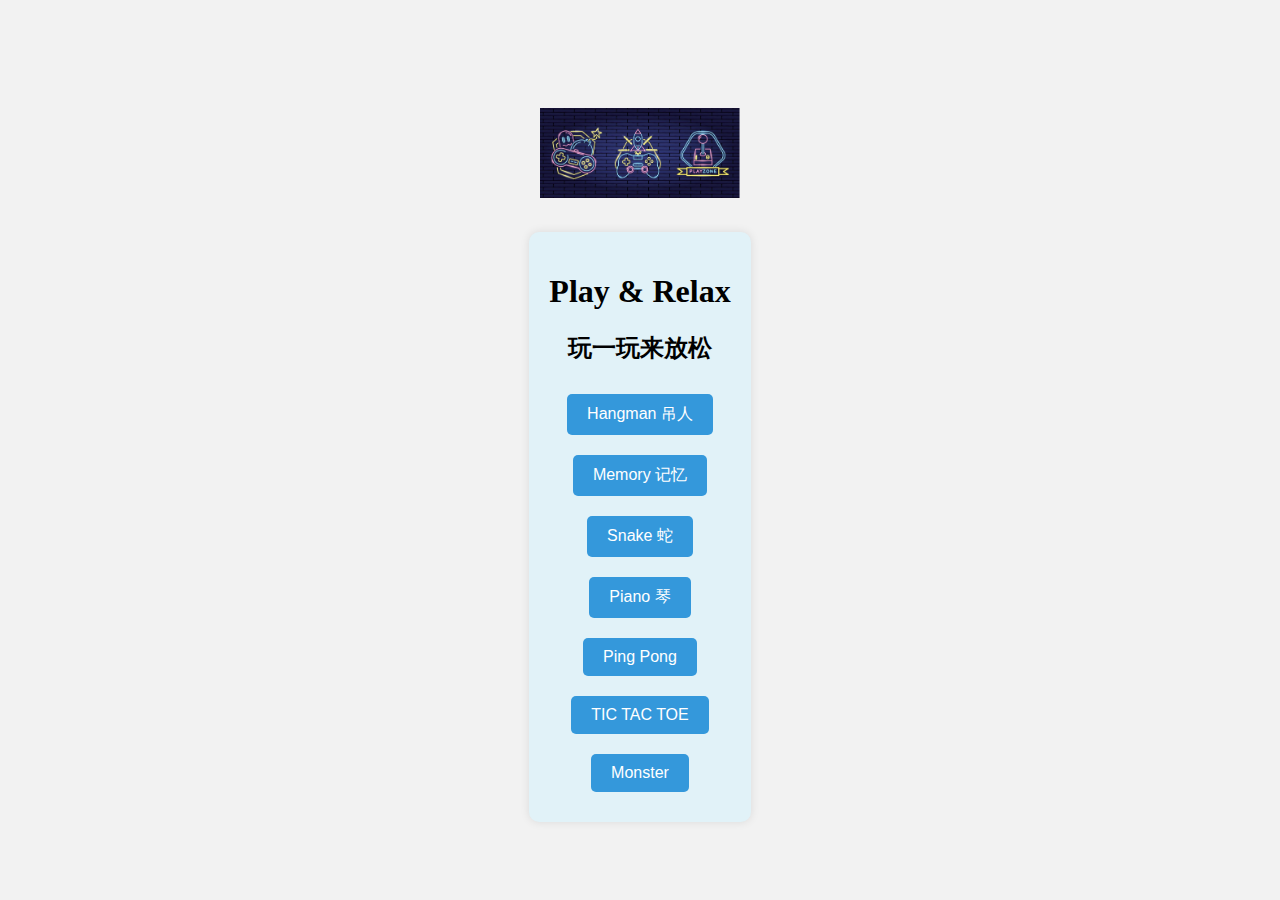
<file: index.html>
<!DOCTYPE html>
<html lang="en">

<head>
    <meta charset="UTF-8">
    <meta name="viewport" content="width=device-width, initial-scale=1.0">
    <title>Main Page</title>
    <link rel="stylesheet" href="styles.css">
</head>

<body>
    <div class="container">
        <div class="logo">
            <img src="gameConsole.PNG" alt="Logo">
        </div>
        <div class="content">
            <h1>Play & Relax</h1>
            <h2>玩一玩来放松</h2>
            <div id="main-buttons-container">
                <!-- Old button 
                <button class="button1" onclick="window.location.href='page1.html'">Hotel Guide 酒店指南</button>
                <button class="button2" onclick="window.location.href='page2.html'">Room Service 客房服务</button>
                <button class="button3" onclick="window.location.href='page3.html'">Review 评论</button>
                <button class="button4" onclick="window.location.href='page4.html'">Room Compendium 客房手册</button>
                -->
                <button class="index-button" onclick="window.location.href='page1.html'">Hangman 吊人</button>
                <button class="index-button" onclick="window.location.href='page2.html'">Memory 记忆</button>
                <button class="index-button" onclick="window.location.href='page3.html'">Snake 蛇</button>
                <button class="index-button" onclick="window.location.href='page4.html'">Piano 琴</button>
                <button class="index-button" onclick="window.location.href='page5.html'">Ping Pong</button>
                <button class="index-button" onclick="window.location.href='page6.html'">TIC TAC TOE</button>
                <button class="index-button" onclick="window.location.href='page7.html'">Monster</button>
            </div>
            
        </div>
    </div>

    <script src="script.js"></script>

</body>

</html>
</file>
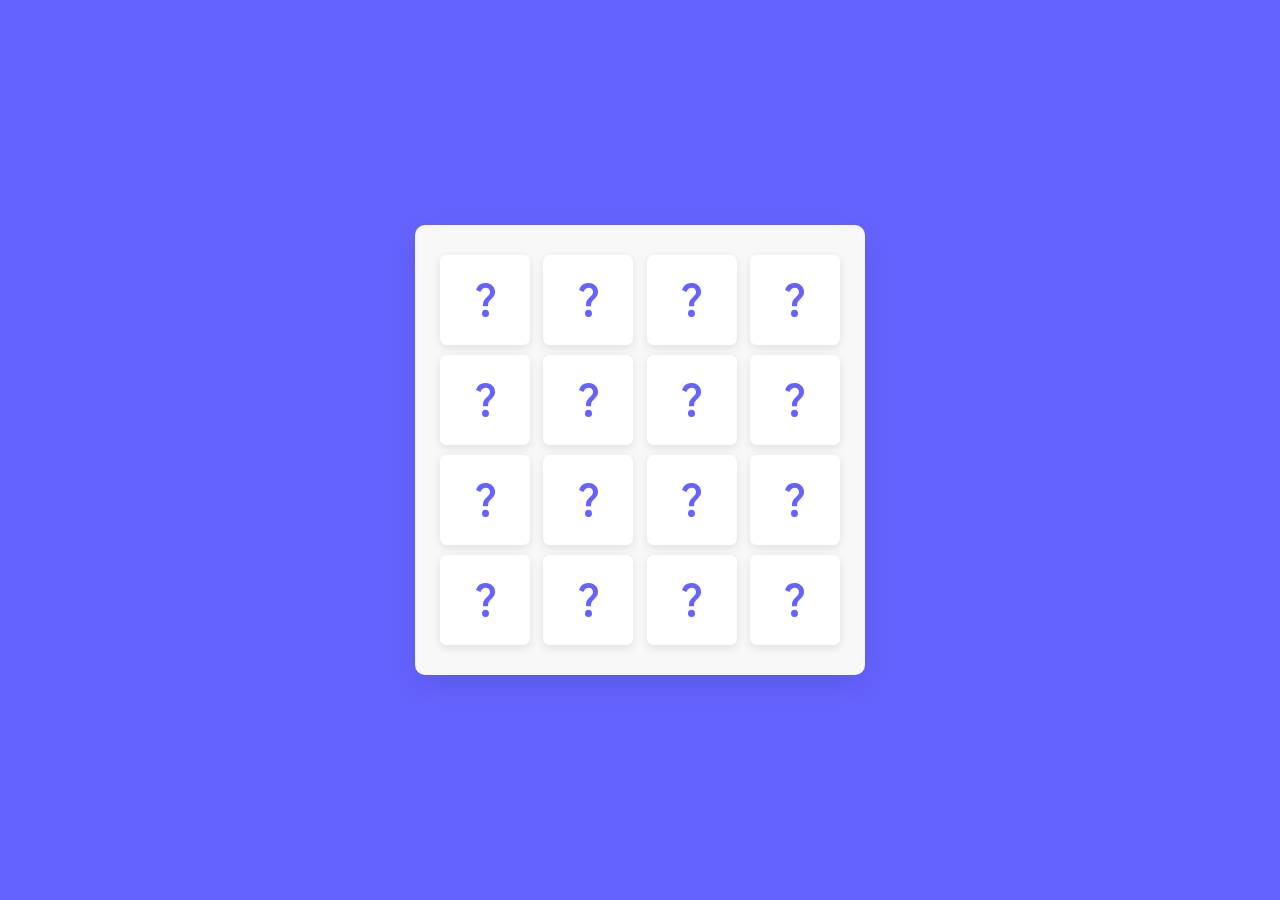
<file: page2.html>
<!DOCTYPE html>
<!-- Coding By CodingNepal - youtube.com/codingnepal -->
<html lang="en" dir="ltr">
  <head>
    <meta charset="utf-8">  
    <title>Memory Card Game in JavaScript | CodingNepal</title>
    <link rel="stylesheet" href="styles2.css">
    <meta name="viewport" content="width=device-width, initial-scale=1.0">
  </head>
  <body>
    <div class="wrapper">
      <ul class="cards">
        <li class="card">
          <div class="view front-view">
            <img src="memoryimages/que_icon.svg" alt="icon">
          </div>
          <div class="view back-view">
            <img src="memoryimages/img-1.png" alt="card-img">
          </div>
        </li>
        <li class="card">
          <div class="view front-view">
            <img src="memoryimages/que_icon.svg" alt="icon">
          </div>
          <div class="view back-view">
            <img src="memoryimages/img-6.png" alt="card-img">
          </div>
        </li>
        <li class="card">
          <div class="view front-view">
            <img src="memoryimages/que_icon.svg" alt="icon">
          </div>
          <div class="view back-view">
            <img src="memoryimages/img-3.png" alt="card-img">
          </div>
        </li>
        <li class="card">
          <div class="view front-view">
            <img src="memoryimages/que_icon.svg" alt="icon">
          </div>
          <div class="view back-view">
            <img src="memoryimages/img-2.png" alt="card-img">
          </div>
        </li>
        <li class="card">
          <div class="view front-view">
            <img src="memoryimages/que_icon.svg" alt="icon">
          </div>
          <div class="view back-view">
            <img src="memoryimages/img-1.png" alt="card-img">
          </div>
        </li>
        <li class="card">
          <div class="view front-view">
            <img src="memoryimages/que_icon.svg" alt="icon">
          </div>
          <div class="view back-view">
            <img src="memoryimages/img-5.png" alt="card-img">
          </div>
        </li>
        <li class="card">
          <div class="view front-view">
            <img src="memoryimages/que_icon.svg" alt="icon">
          </div>
          <div class="view back-view">
            <img src="memoryimages/img-2.png" alt="card-img">
          </div>
        </li>
        <li class="card">
          <div class="view front-view">
            <img src="memoryimages/que_icon.svg" alt="icon">
          </div>
          <div class="view back-view">
            <img src="memoryimages/img-6.png" alt="card-img">
          </div>
        </li>
        <li class="card">
          <div class="view front-view">
            <img src="memoryimages/que_icon.svg" alt="icon">
          </div>
          <div class="view back-view">
            <img src="memoryimages/img-3.png" alt="card-img">
          </div>
        </li>
        <li class="card">
          <div class="view front-view">
            <img src="memoryimages/que_icon.svg" alt="icon">
          </div>
          <div class="view back-view">
            <img src="memoryimages/img-4.png" alt="card-img">
          </div>
        </li>
        <li class="card">
          <div class="view front-view">
            <img src="memoryimages/que_icon.svg" alt="icon">
          </div>
          <div class="view back-view">
            <img src="memoryimages/img-5.png" alt="card-img">
          </div>
        </li>
        <li class="card">
          <div class="view front-view">
            <img src="memoryimages/que_icon.svg" alt="icon">
          </div>
          <div class="view back-view">
            <img src="memoryimages/img-4.png" alt="card-img">
          </div>
        </li>
        <li class="card">
          <div class="view front-view">
            <img src="memoryimages/que_icon.svg" alt="icon">
          </div>
          <div class="view back-view">
            <img src="memoryimages/img-4.png" alt="card-img">
          </div>
        </li>
        <li class="card">
          <div class="view front-view">
            <img src="memoryimages/que_icon.svg" alt="icon">
          </div>
          <div class="view back-view">
            <img src="memoryimages/img-4.png" alt="card-img">
          </div>
        </li>
        <li class="card">
          <div class="view front-view">
            <img src="memoryimages/que_icon.svg" alt="icon">
          </div>
          <div class="view back-view">
            <img src="memoryimages/img-4.png" alt="card-img">
          </div>
        </li>
        <li class="card">
          <div class="view front-view">
            <img src="memoryimages/que_icon.svg" alt="icon">
          </div>
          <div class="view back-view">
            <img src="memoryimages/img-4.png" alt="card-img">
          </div>
        </li>
      </ul>
    </div>

    <script src="script2.js"></script>

  </body>
</html>
</file>
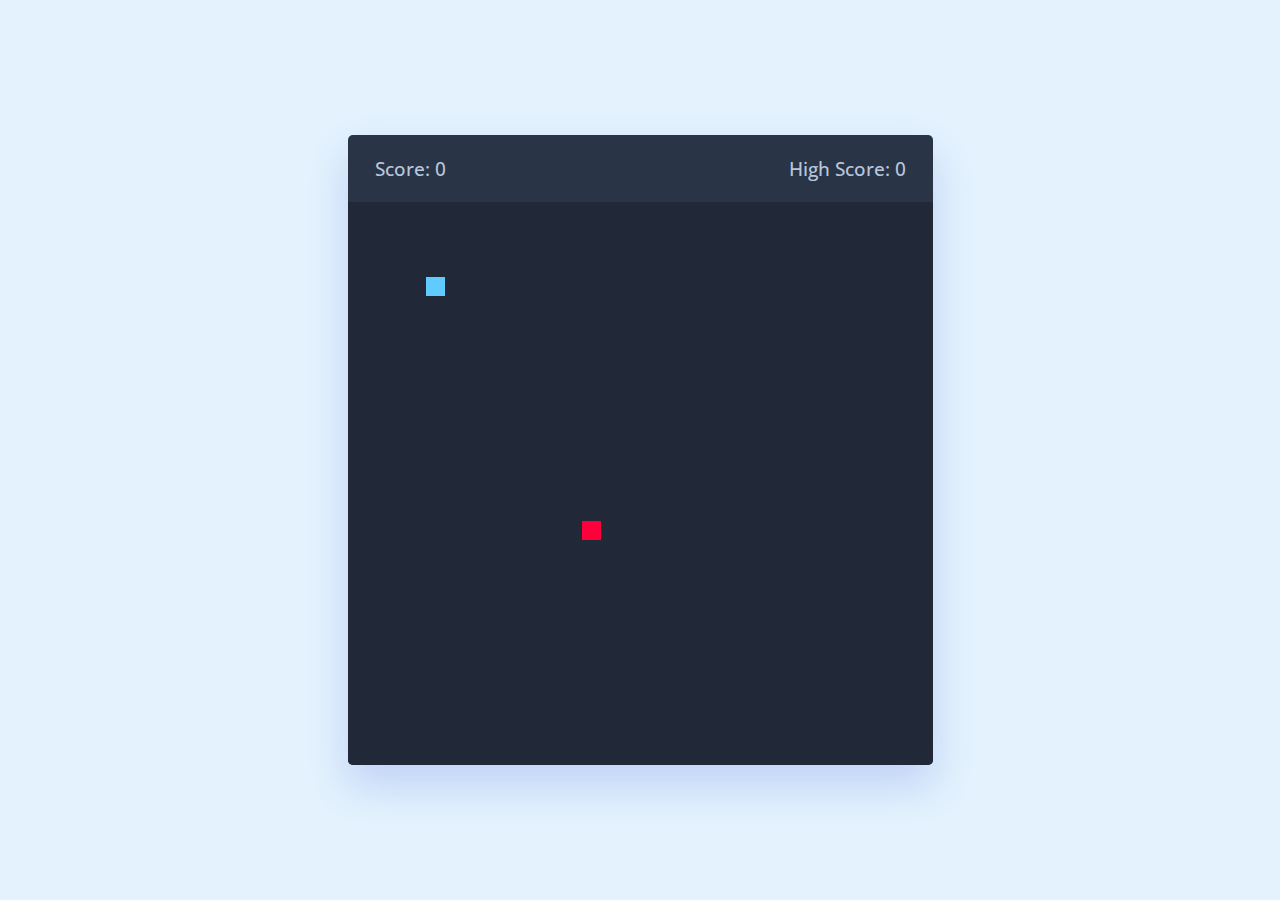
<file: page3.html>
<!DOCTYPE html>
<!-- Coding By CodingNepal - youtube.com/codingnepal -->
<html lang="en" dir="ltr">
  <head>
    <meta charset="utf-8">
    <title>Snake Game JavaScript | CodingNepal</title>
    <link rel="stylesheet" href="styles3.css">
    <meta name="viewport" content="width=device-width, initial-scale=1.0">
    <link rel="stylesheet" href="https://cdnjs.cloudflare.com/ajax/libs/font-awesome/6.3.0/css/all.min.css">
    <script src="script3.js" defer></script>
  </head>
  <body>
    <div class="wrapper">
      <div class="game-details">
        <span class="score">Score: 0</span>
        <span class="high-score">High Score: 0</span>
      </div>
      <div class="play-board"></div>
      <div class="controls">
        <i data-key="ArrowLeft" class="fa-solid fa-arrow-left-long"></i>
        <i data-key="ArrowUp" class="fa-solid fa-arrow-up-long"></i>
        <i data-key="ArrowRight" class="fa-solid fa-arrow-right-long"></i>
        <i data-key="ArrowDown" class="fa-solid fa-arrow-down-long"></i>
      </div>
    </div>

  </body>
</html>
</file>
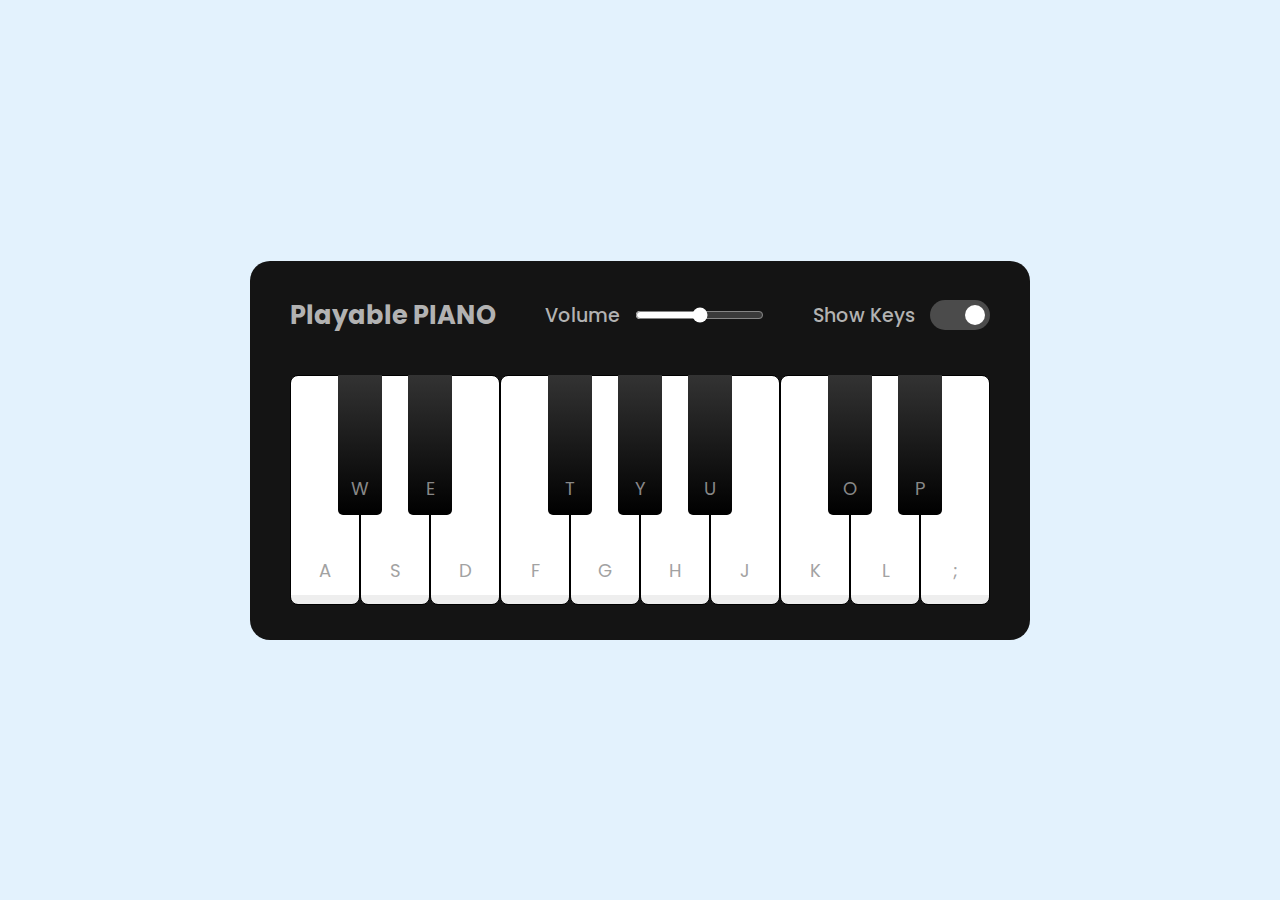
<file: page4.html>
<!DOCTYPE html>
<!-- Coding By CodingNepal - youtube.com/codingnepal -->
<html lang="en" dir="ltr">
  <head>
    <meta charset="utf-8">
    <title>Playable Piano JavaScript | CodingNepal</title>
    <link rel="stylesheet" href="styles4.css">
    <meta name="viewport" content="width=device-width, initial-scale=1.0">
    <script src="script4.js" defer></script>
  </head>
  <body>
    <div class="wrapper">
      <header>
        <h2>Playable PIANO</h2>
        <div class="column volume-slider">
          <span>Volume</span><input type="range" min="0" max="1" value="0.5" step="any">
        </div>
        <div class="column keys-checkbox">
          <span>Show Keys</span><input type="checkbox" checked>
        </div>
      </header>
      <ul class="piano-keys">
        <li class="key white" data-key="a"><span>a</span></li>
        <li class="key black" data-key="w"><span>w</span></li>
        <li class="key white" data-key="s"><span>s</span></li>
        <li class="key black" data-key="e"><span>e</span></li>
        <li class="key white" data-key="d"><span>d</span></li>
        <li class="key white" data-key="f"><span>f</span></li>
        <li class="key black" data-key="t"><span>t</span></li>
        <li class="key white" data-key="g"><span>g</span></li>
        <li class="key black" data-key="y"><span>y</span></li>
        <li class="key white" data-key="h"><span>h</span></li>
        <li class="key black" data-key="u"><span>u</span></li>
        <li class="key white" data-key="j"><span>j</span></li>
        <li class="key white" data-key="k"><span>k</span></li>
        <li class="key black" data-key="o"><span>o</span></li>
        <li class="key white" data-key="l"><span>l</span></li>
        <li class="key black" data-key="p"><span>p</span></li>
        <li class="key white" data-key=";"><span>;</span></li>
      </ul>
    </div>

  </body>
</html>
</file>
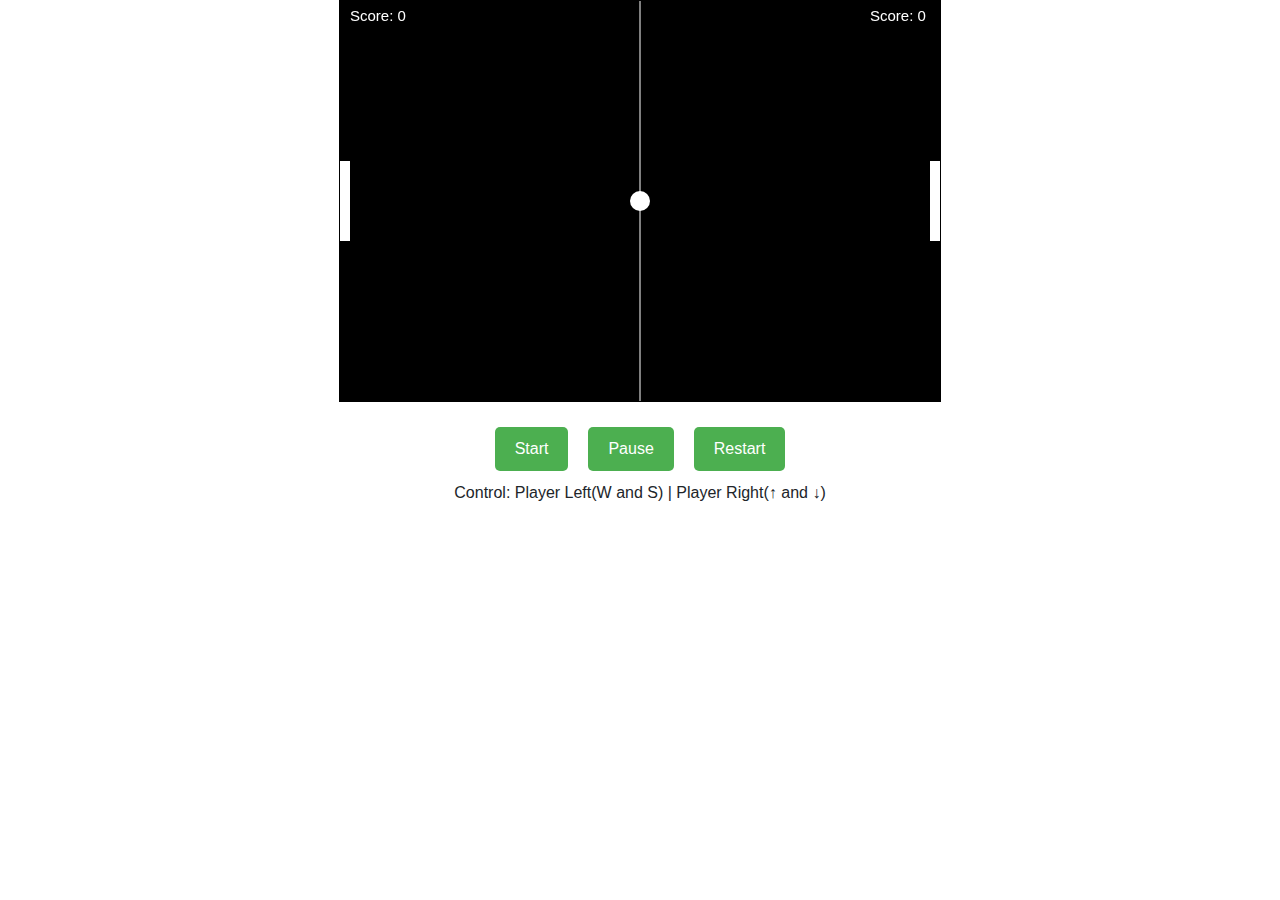
<file: page5.html>
<!DOCTYPE html>
<html>
<head>
  <title>Ping Pong Game</title>
  <!-- Add the Bootstrap CSS file -->
<link rel="stylesheet" href="https://maxcdn.bootstrapcdn.com/bootstrap/4.0.0/css/bootstrap.min.css">

<!-- Add the Bootstrap JavaScript file -->


  <link rel="stylesheet" href="styles5.css">
  <style>
    canvas {
      border: 1px solid black;
    }
  </style>
</head>
<body>
  <div class="container">
  <canvas id="canvas" width="600" height="400"></canvas>
</div>
<div class="button">
  <button id="start-btn" class="btn">Start</button>
    <button id="pause-btn" class="btn">Pause</button>
    <button id="restart-btn" class="btn">Restart</button>
  </div>
 <p class="control">Control: Player Left(W and S) | Player Right(↑ and ↓)</p>
  <!-- Add a modal element with an ID -->
<div class="modal" tabindex="-1" role="dialog" id="message-modal">
  <div class="modal-dialog" role="document">
    <div class="modal-content">
      <div class="modal-body">
        <h5 id="message"></h5>
      </div>
      <div class="modal-footer">
        <button type="button" id="message-modal-close" class="btn btn-secondary" data-dismiss="modal">Close</button>
      </div>
    </div>
  </div>
</div>

  <script src="https://code.jquery.com/jquery-3.6.0.min.js"></script>
  <script src="https://maxcdn.bootstrapcdn.com/bootstrap/4.0.0/js/bootstrap.min.js"></script>
  <script src="script5.js"></script>
</body>
</html>
</file>
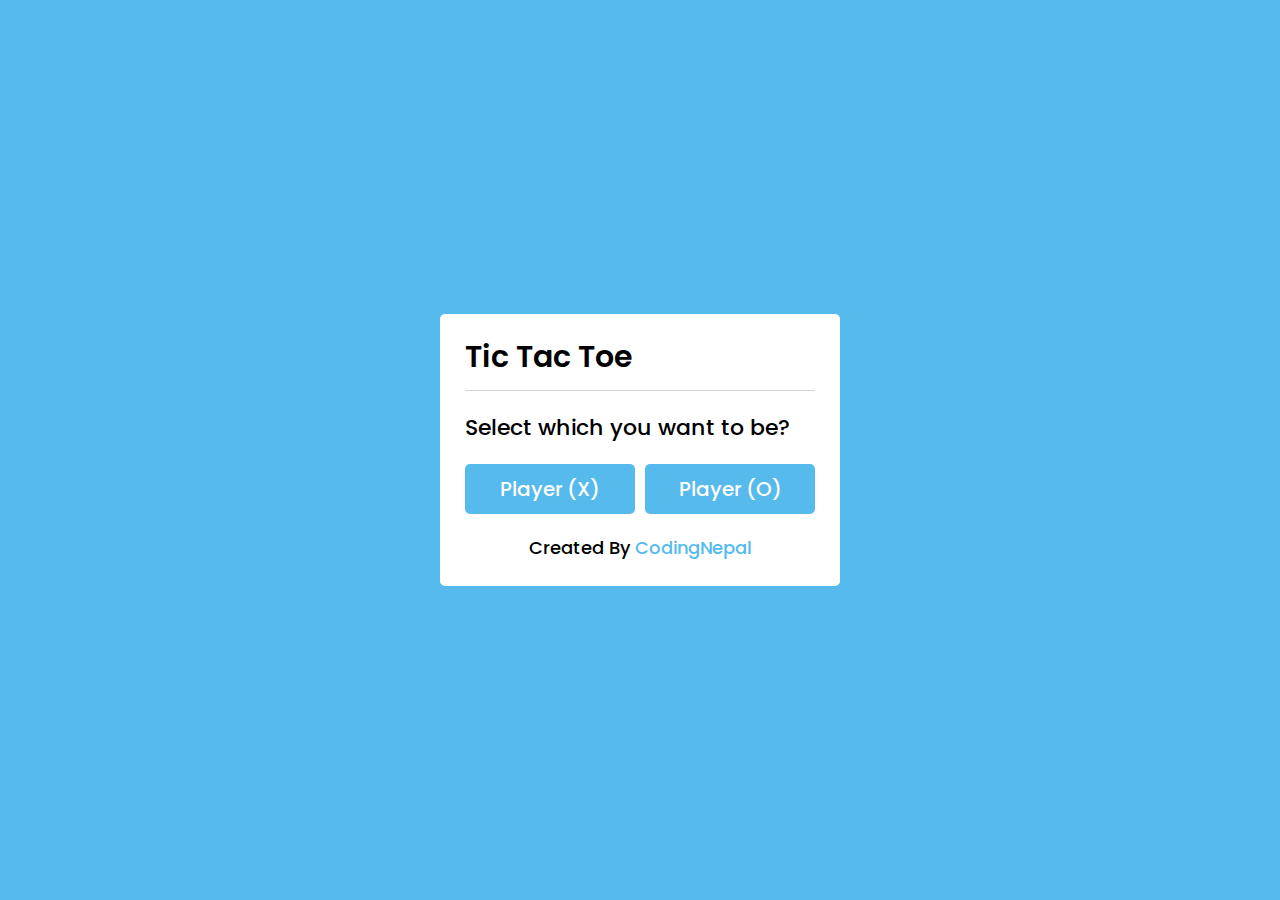
<file: page6.html>
<!DOCTYPE html>
<!-- Created By CodingNepal - www.youtube.com/codingnepal || www.codingnepalweb.com -->
<html lang="en">
<head>
    <meta charset="UTF-8">
    <title>Tic Tac Toe Game | CodingNepal</title>
    <link rel="stylesheet" href="styles6.css">
    <link rel="stylesheet" href="https://cdnjs.cloudflare.com/ajax/libs/font-awesome/5.15.3/css/all.min.css"/>
</head>
<body>
  <!-- select box -->
  <div class="select-box">
    <header>Tic Tac Toe</header>
    <div class="content">
      <div class="title">Select which you want to be?</div>
      <div class="options">
        <button class="playerX">Player (X)</button>
        <button class="playerO">Player (O)</button>
      </div>
      <div class="credit">Created By <a href="https://www.youtube.com/codingnepal" target="_blank">CodingNepal</a></div>
    </div>
  </div> 

  <!-- playboard section -->
  <div class="play-board">
    <div class="details">
      <div class="players">
        <span class="Xturn">X's Turn</span>
        <span class="Oturn">O's Turn</span>
        <div class="slider"></div>
      </div>
    </div>
    <div class="play-area">
      <section>
        <span class="box1"></span>
        <span class="box2"></span>
        <span class="box3"></span>
      </section>
      <section>
        <span class="box4"></span>
        <span class="box5"></span>
        <span class="box6"></span>
      </section>
      <section>
        <span class="box7"></span>
        <span class="box8"></span>
        <span class="box9"></span>
      </section>
    </div>
  </div>

  <!-- result box -->
  <div class="result-box">
    <div class="won-text"></div>
    <div class="btn"><button>Replay</button></div>
  </div>

  <script src="script6.js"></script>

</body>
</html>
</file>
<file: styles2.css>
/* Import Google Font - Poppins */
@import url('https://fonts.googleapis.com/css2?family=Poppins:wght@400;500;600;700&display=swap');
*{
  margin: 0;
  padding: 0;
  box-sizing: border-box;
  font-family: 'Poppins', sans-serif;
}
body{
  display: flex;
  align-items: center;
  justify-content: center;
  min-height: 100vh;
  background: #6563FF;
}
.wrapper{
  padding: 25px;
  border-radius: 10px;
  background: #F8F8F8;
  box-shadow: 0 10px 30px rgba(0,0,0,0.1);
}
.cards, .card, .view{
  display: flex;
  align-items: center;
  justify-content: center;
}
.cards{
  height: 400px;
  width: 400px;
  flex-wrap: wrap;
  justify-content: space-between;
}
.cards .card{
  cursor: pointer;
  list-style: none;
  user-select: none;
  position: relative;
  perspective: 1000px;
  transform-style: preserve-3d;
  height: calc(100% / 4 - 10px);
  width: calc(100% / 4 - 10px);
}
.card.shake{
  animation: shake 0.35s ease-in-out;
}
@keyframes shake {
  0%, 100%{
    transform: translateX(0);
  }
  20%{
    transform: translateX(-13px);
  }
  40%{
    transform: translateX(13px);
  }
  60%{
    transform: translateX(-8px);
  }
  80%{
    transform: translateX(8px);
  }
}
.card .view{
  width: 100%;
  height: 100%;
  position: absolute;
  border-radius: 7px;
  background: #fff;
  pointer-events: none;
  backface-visibility: hidden;
  box-shadow: 0 3px 10px rgba(0,0,0,0.1);
  transition: transform 0.25s linear;
}
.card .front-view img{
  width: 19px;
}
.card .back-view img{
  max-width: 45px;
}
.card .back-view{
  transform: rotateY(-180deg);
}
.card.flip .back-view{
  transform: rotateY(0);
}
.card.flip .front-view{
  transform: rotateY(180deg);
}

@media screen and (max-width: 700px) {
  .cards{
    height: 350px;
    width: 350px;
  }
  .card .front-view img{
    width: 17px;
  }
  .card .back-view img{
    max-width: 40px;
  }
}

@media screen and (max-width: 530px) {
  .cards{
    height: 300px;
    width: 300px;
  }
  .card .front-view img{
    width: 15px;
  }
  .card .back-view img{
    max-width: 35px;
  }
}
</file>
<file: styles3.css>
/* Import Google font */
@import url('https://fonts.googleapis.com/css2?family=Open+Sans:wght@400;500;600;700&display=swap');
* {
  margin: 0;
  padding: 0;
  box-sizing: border-box;
  font-family: 'Open Sans', sans-serif;
}
body {
  display: flex;
  align-items: center;
  justify-content: center;
  min-height: 100vh;
  background: #E3F2FD;
}
.wrapper {
  width: 65vmin;
  height: 70vmin;
  display: flex;
  overflow: hidden;
  flex-direction: column;
  justify-content: center;
  border-radius: 5px;
  background: #293447;
  box-shadow: 0 20px 40px rgba(52, 87, 220, 0.2);
}
.game-details {
  color: #B8C6DC;
  font-weight: 500;
  font-size: 1.2rem;
  padding: 20px 27px;
  display: flex;
  justify-content: space-between;
}
.play-board {
  height: 100%;
  width: 100%;
  display: grid;
  background: #212837;
  grid-template: repeat(30, 1fr) / repeat(30, 1fr);
}
.play-board .food {
  background: #FF003D;
}
.play-board .head {
  background: #60CBFF;
}

.controls {
  display: none;
  justify-content: space-between;
}
.controls i {
  padding: 25px 0;
  text-align: center;
  font-size: 1.3rem;
  color: #B8C6DC;
  width: calc(100% / 4);
  cursor: pointer;
  border-right: 1px solid #171B26;
}

@media screen and (max-width: 800px) {
  .wrapper {
    width: 90vmin;
    height: 115vmin;
  }
  .game-details {
    font-size: 1rem;
    padding: 15px 27px;
  }
  .controls {
    display: flex;
  }
  .controls i {
    padding: 15px 0;
    font-size: 1rem;
  }
}
</file>
<file: styles4.css>
/* Import Google font - Poppins */
@import url('https://fonts.googleapis.com/css2?family=Poppins:wght@400;500;600&display=swap');
* {
  margin: 0;
  padding: 0;
  box-sizing: border-box;
  font-family: 'Poppins', sans-serif;
}
body {
  display: flex;
  align-items: center;
  justify-content: center;
  min-height: 100vh;
  background: #E3F2FD;
}
.wrapper {
  padding: 35px 40px;
  border-radius: 20px;
  background: #141414;
}
.wrapper header {
  display: flex;
  color: #B2B2B2;
  align-items: center;
  justify-content: space-between;
}
header h2 {
  font-size: 1.6rem;
}
header .column {
  display: flex;
  align-items: center;
}
header span {
  font-weight: 500;
  margin-right: 15px;
  font-size: 1.19rem;
}
header input {
  outline: none;
  border-radius: 30px;
}
.volume-slider input {
  accent-color: #fff;
}
.keys-checkbox input {
  height: 30px;
  width: 60px;
  cursor: pointer;
  appearance: none;
  position: relative;
  background: #4B4B4B
}
.keys-checkbox input::before {
  content: "";
  position: absolute;
  top: 50%;
  left: 5px;
  width: 20px;
  height: 20px;
  border-radius: 50%;
  background: #8c8c8c;
  transform: translateY(-50%);
  transition: all 0.3s ease;
}
.keys-checkbox input:checked::before {
  left: 35px;
  background: #fff;
}
.piano-keys {
  display: flex;
  list-style: none;
  margin-top: 40px;
}
.piano-keys .key {
  cursor: pointer;
  user-select: none;
  position: relative;
  text-transform: uppercase;
}
.piano-keys .black {
  z-index: 2;
  width: 44px;
  height: 140px;
  margin: 0 -22px 0 -22px;
  border-radius: 0 0 5px 5px;
  background: linear-gradient(#333, #000);
}
.piano-keys .black.active {
  box-shadow: inset -5px -10px 10px rgba(255,255,255,0.1);
  background:linear-gradient(to bottom, #000, #434343);
}
.piano-keys .white {
  height: 230px;
  width: 70px;
  border-radius: 8px;
  border: 1px solid #000;
  background: linear-gradient(#fff 96%, #eee 4%);
}
.piano-keys .white.active {
  box-shadow: inset -5px 5px 20px rgba(0,0,0,0.2);
  background:linear-gradient(to bottom, #fff 0%, #eee 100%);
}
.piano-keys .key span {
  position: absolute;
  bottom: 20px;
  width: 100%;
  color: #A2A2A2;
  font-size: 1.13rem;
  text-align: center;
}
.piano-keys .key.hide span {
  display: none;
}
.piano-keys .black span {
  bottom: 13px;
  color: #888888;
}

@media screen and (max-width: 815px) {
  .wrapper {
    padding: 25px;
  }
  header {
    flex-direction: column;
  }
  header :where(h2, .column) {
    margin-bottom: 13px;
  }
  .volume-slider input {
    max-width: 100px;
  }
  .piano-keys {
    margin-top: 20px;
  }
  .piano-keys .key:where(:nth-child(9), :nth-child(10)) {
    display: none;
  }
  .piano-keys .black {
    height: 100px;
    width: 40px;
    margin: 0 -20px 0 -20px;
  }
  .piano-keys .white {
    height: 180px;
    width: 60px;
  }
}

@media screen and (max-width: 615px) {
  .piano-keys .key:nth-child(13),
  .piano-keys .key:nth-child(14),
  .piano-keys .key:nth-child(15),
  .piano-keys .key:nth-child(16),
  .piano-keys .key :nth-child(17) {
    display: none;
  }
  .piano-keys .white {
    width: 50px;
  }
}
</file>
<file: styles5.css>
.container {
  display: flex;
  flex-direction: column;
  align-items: center;
  justify-content: center;
}

.button{
  display: flex;
  justify-content: center;
  margin-top: 15px;
}

.btn {
  background-color: #4caf50;
  border: none;
  color: white;
  padding: 10px 20px;
  text-align: center;
  text-decoration: none;
  display: inline-block;
  font-size: 16px;
  margin: 10px;
  cursor: pointer;
  border-radius: 5px;
}

.btn:hover {
  background-color: #3e8e41;
}

.control {
	text-align: center;
}

canvas {
  background: #000;
}
</file>
<file: styles6.css>
@import url('https://fonts.googleapis.com/css2?family=Poppins:wght@200;300;400;500;600;700&display=swap');
*{
  margin: 0;
  padding: 0;
  box-sizing: border-box;
  font-family: 'Poppins', sans-serif;
}
::selection{
  color: #fff;
  background:#56baed;
}
body{
  background:#56baed;
}
.select-box, .play-board, .result-box{
  position: absolute;
  top: 50%;
  left: 50%;
  transform: translate(-50%, -50%);
  transition: all 0.3s ease;
}
.select-box{
  background: #fff;
  padding: 20px 25px 25px;
  border-radius: 5px;
  max-width: 400px;
  width: 100%;
}
.select-box.hide{
  opacity: 0;
  pointer-events: none;
}
.select-box header{
  font-size: 30px;
  font-weight: 600;
  padding-bottom: 10px;
  border-bottom: 1px solid lightgrey;
}
.select-box .title{
  font-size: 22px;
  font-weight: 500;
  margin: 20px 0;
}
.select-box .options{
  display: flex;
  width: 100%;
}
.options button{
  width: 100%;
  font-size: 20px;
  font-weight: 500;
  padding: 10px 0;
  border: none;
  background: #56baed;
  border-radius: 5px;
  color: #fff;
  outline: none;
  cursor: pointer;
  transition: all 0.3s ease;
}
.options button:hover,
.btn button:hover{
  transform: scale(0.96);
}
.options button.playerX{
  margin-right: 5px;
}
.options button.playerO{
  margin-left: 5px;
}
.select-box .credit{
  text-align: center;
  margin-top: 20px;
  font-size: 18px;
  font-weight: 500;
}
.select-box .credit a{
  color: #56baed;
  text-decoration: none;
}
.select-box .credit a:hover{
  text-decoration: underline;
}

.play-board{
  opacity: 0;
  pointer-events: none;
  transform: translate(-50%, -50%) scale(0.9);
}
.play-board.show{
  opacity: 1;
  pointer-events: auto;
  transform: translate(-50%, -50%) scale(1);
}
.play-board .details{
  padding: 7px;
  border-radius: 5px;
  background: #fff;
}
.play-board .players{
  width: 100%;
  display: flex;
  position: relative;
  justify-content: space-between;
}
.players span{
  position: relative;
  z-index: 2;
  color: #56baed;
  font-size: 20px;
  font-weight: 500;
  padding: 10px 0;
  width: 100%;
  text-align: center;
  cursor: default;
  user-select: none;
  transition: all 0.3 ease;
}
.players.active span:first-child{
  color: #fff;
}
.players.active span:last-child{
  color: #56baed;
}
.players span:first-child{
  color: #fff;
}
.players .slider{
  position: absolute;
  top: 0;
  left: 0;
  width: 50%;
  height: 100%;
  background: #56baed;
  border-radius: 5px;
  transition: all 0.3s ease;
}
.players.active .slider{
  left: 50%;
}
.players.active span:first-child{
  color: #56baed;
}
.players.active span:nth-child(2){
  color: #fff;
}
.players.active .slider{
  left: 50%;
}
.play-area{
  margin-top: 20px;
}
.play-area section{
  display: flex;
  margin-bottom: 1px;
}
.play-area section span{
  display: block;
  height: 90px;
  width: 90px;
  margin: 2px;
  color: #56baed;
  font-size: 40px;
  line-height: 80px;
  text-align: center;
  border-radius: 5px;
  background: #fff;
}

.result-box{
  padding: 25px 20px;
  border-radius: 5px;
  max-width: 400px;
  width: 100%;
  opacity: 0;
  text-align: center;
  background: #fff;
  pointer-events: none;
  transform: translate(-50%, -50%) scale(0.9);
}
.result-box.show{
  opacity: 1;
  pointer-events: auto;
  transform: translate(-50%, -50%) scale(1);
}
.result-box .won-text{
  font-size: 30px;
  font-weight: 500;
  display: flex;
  justify-content: center;
}
.result-box .won-text p{
  font-weight: 600;
  margin: 0 5px;
}
.result-box .btn{
  width: 100%;
  margin-top: 25px;
  display: flex;
  justify-content: center;
}
.btn button{
  font-size: 18px;
  font-weight: 500;
  padding: 8px 20px;
  border: none;
  background: #56baed;
  border-radius: 5px;
  color: #fff;
  outline: none;
  cursor: pointer;
  transition: all 0.3s ease;
}
</file>
<file: styles.css>
/* Reset default margin and padding for the body */
body {
    margin: 0;
    padding: 0;
    display: flex;
    justify-content: center;
    align-items: center;
    min-height: 100vh;
    background-color: #f2f2f2;
}

/* Center the content in a container */
.container {
    text-align: center;
    max-width: 600px;
    margin: 0 auto;
}

/* Style for the content section */
.content {
    background-color: rgb(225, 242, 248);
    padding: 20px;
    border-radius: 10px;
    box-shadow: 0 0 10px rgba(0, 0, 0, 0.1);
    width: 100%;
    box-sizing: border-box;
}



.logo {
    text-align: center;
    padding: 20px 0; /* Add padding to create space between logo and content */
    position: relative; /* Set position to relative */
    z-index: 2; /* Set a higher z-index to keep the logo above other elements */
}

.logo img {
    width: 200px; /* Set the width of your logo */
    height: auto; /* Maintain aspect ratio */
}


/* Additional styles for larger screens if needed */
@media (min-width: 768px) {
    .logo {
        padding: 30px 0; /* Adjust padding for larger screens */
    }

    .logo img {
        width: 200px; /* Adjust logo size for larger screens */
    }
}


/*#main-buttons-container {
    display: flex;
    flex-wrap: wrap;
    justify-content: center;
    max-width: 300px;
    margin: 0 auto;
}*/


/* Styles for the main buttons container */
#main-buttons-container {
    display: flex;
    flex-direction: column;
    align-items: center;
    margin-top: 20px; /* Add margin between content and buttons */
}




/* Button style for index.html */
.index-button {
    margin: 10px; /* Add spacing between buttons */
    padding: 10px 20px; /* Set the padding to create a small rectangular button */
    background-color: #3498db; /* Blue background color */
    color: white;
    border: none;
    border-radius: 5px;
    cursor: pointer;
    font-size: 16px;
    transition: background-color 0.3s ease;
}

.index-button:hover {
    background-color: #2980b9; /* Darker blue on hover */
}


/* Common button styles */
.button {
    margin: 15px 10px; /* Add spacing between buttons */
    padding: 10px 20px; /* Set the padding to create a square button */
    background-color: #116479;
    color: white;
    border: none;
    border-radius: 5px;
    cursor: pointer;
    display: inline-block;
    align-items: center;
    justify-content: center;
    max-width: 150px; /* Set maximum width for the button */
    /* height: 150px; Set the same height as the width to create a square button */
    box-sizing: border-box;
    text-decoration: none; /* Remove the underline style for anchor tags */
    text-align: center;  /*Center the text inside the button */
    /*word-wrap: break-word;  Allow words to be broken and wrap to the next line */
    line-height: 3; /* Adjust line height to reduce the gap between lines */
    overflow: hidden; /* Hide overflowing content */
    vertical-align: middle; /* Vertically align the button */
    white-space: pre-line; /* Allow text to wrap and break into multiple lines */
    font-size: 16px;
    transition: background-color 0.3s ease;
}

@media (min-width: 768px) {
    .button {
        width: 150px; /* Adjust the width for larger screens if needed */
        height: 150px; /* Set the same height as the width for a square button */
    }
}


/*
.button {
    margin: 10px;
    padding: 20px;
    border: none;
    cursor: pointer;
    width: 150px;
    height: 150px;
    border-radius: 10px;
    text-align: center;
    line-height: 150px;
    font-size: 18px;
    transition: background-color 0.3s ease;
}*/

.button1 {
    background-color: #3498db;
    color: white;
}

.button2 {
    background-color: #2ecc71;
    color: white;
}

.button3 {
    background-color: #e74c3c;
    color: white;
}

.button4 {
    background-color: #f39c12;
    color: white;
}

.button:hover {
    transform: scale(1.1); /* Add a slight zoom effect on hover */
}




/* Additional styles for button2 */
#button2 {
    width: 200px;
    height: 80px;
    font-size: 18px;
    line-height: 80px;
}

#homeButton {
    margin-top: 20px; /* Add some space between the form button and other elements */
    padding: 15px 30px; /* Padding for the form button */
    background-color: #d3bb35; /* Green background color */
    color: #116479; /* White text color */
    border: none; /* Remove border */
    border-radius: 25px; /* Round the corners */
    cursor: pointer; /* Add a pointer cursor on hover */
    font-size: 16px; /* Font size for the form button */
    transition: background-color 0.3s ease; /* Smooth background color transition */

    /* Add hover effect */
    &:hover {
        background-color: #d3bb35; /* Darker green on hover */
    }

    /* Additional styles for larger screens if needed */
    @media (min-width: 768px) {
        font-size: 18px; /* Increase font size for larger screens */
        padding: 20px 40px; /* Adjust padding for larger screens */
    }
}

#formButton {
    margin-top: 20px; /* Add some space between the form button and other elements */
    padding: 10px 20px; /* Adjust padding for the form button */
    font-size: 14px; /* Reduce font size for the form button */
    border-radius: 10px; /* Optional: Round the corners */
    cursor: pointer; /* Add a pointer cursor on hover */
    background-color: #4CAF50; /* Green background color */
    color: white; /* White text color */
    border: none; /* Remove border */
    transition: background-color 0.3s ease; /* Smooth background color transition */

    /* Add hover effect */
    &:hover {
        background-color: #45a049; /* Darker green on hover */
    }

    /* Additional styles for larger screens if needed */
    @media (min-width: 768px) {
        font-size: 16px; /* Increase font size for larger screens */
        padding: 15px 30px; /* Adjust padding for larger screens */
    }
}

#googleButton {
    margin-top: 20px; /* Add some space between the form button and other elements */
    padding: 10px 20px; /* Adjust padding for the form button */
    font-size: 14px; /* Reduce font size for the form button */
    border-radius: 10px; /* Optional: Round the corners */
    cursor: pointer; /* Add a pointer cursor on hover */
    background-color: #4CAF50; /* Green background color */
    color: white; /* White text color */
    border: none; /* Remove border */
    transition: background-color 0.3s ease; /* Smooth background color transition */

    /* Add hover effect */
    &:hover {
        background-color: #45a049; /* Darker green on hover */
    }

    /* Additional styles for larger screens if needed */
    @media (min-width: 768px) {
        font-size: 16px; /* Increase font size for larger screens */
        padding: 15px 30px; /* Adjust padding for larger screens */
    }
}

#suggestButton {
    margin-top: 20px; /* Add some space between the form button and other elements */
    padding: 10px 20px; /* Adjust padding for the form button */
    font-size: 14px; /* Reduce font size for the form button */
    border-radius: 10px; /* Optional: Round the corners */
    cursor: pointer; /* Add a pointer cursor on hover */
    background-color: #4CAF50; /* Green background color */
    color: white; /* White text color */
    border: none; /* Remove border */
    transition: background-color 0.3s ease; /* Smooth background color transition */

    /* Add hover effect */
    &:hover {
        background-color: #45a049; /* Darker green on hover */
    }

    /* Additional styles for larger screens if needed */
    @media (min-width: 768px) {
        font-size: 16px; /* Increase font size for larger screens */
        padding: 15px 30px; /* Adjust padding for larger screens */
    }
}



.button-container {
    position: relative; /* Set position to relative for the button container */
    z-index: 1; /* Set a lower z-index than the logo to keep buttons below the logo */
}


.title-container {
    margin-bottom: 20px; /* Add margin between the titles and the button */
}

.slideshow-container {
    max-width: 100%;
    position: relative;
    margin: auto;
    margin-top: 20px; /* Add margin between the titles and the slideshow */
}





.mySlides {
    display: none;
}

.mySlides img {
    width: 100%;
    height: auto;
}

#homeButton {
    margin-top: 20px;
    padding: 15px 30px;
    background-color: #d3bb35;
    color: #116479;
    border: none;
    border-radius: 25px;
    cursor: pointer;
    font-size: 16px;
    transition: background-color 0.3s ease;
}

#homeButton:hover {
    background-color: #d3bb35;
}

.button {
    margin: 15px 10px;
    padding: 10px 20px;
    background-color: #116479;
    color: white;
    border: none;
    border-radius: 5px;
    cursor: pointer;
    font-size: 16px;
    transition: background-color 0.3s ease;
}

.button:hover {
    transform: scale(1.1);
}
</file>
